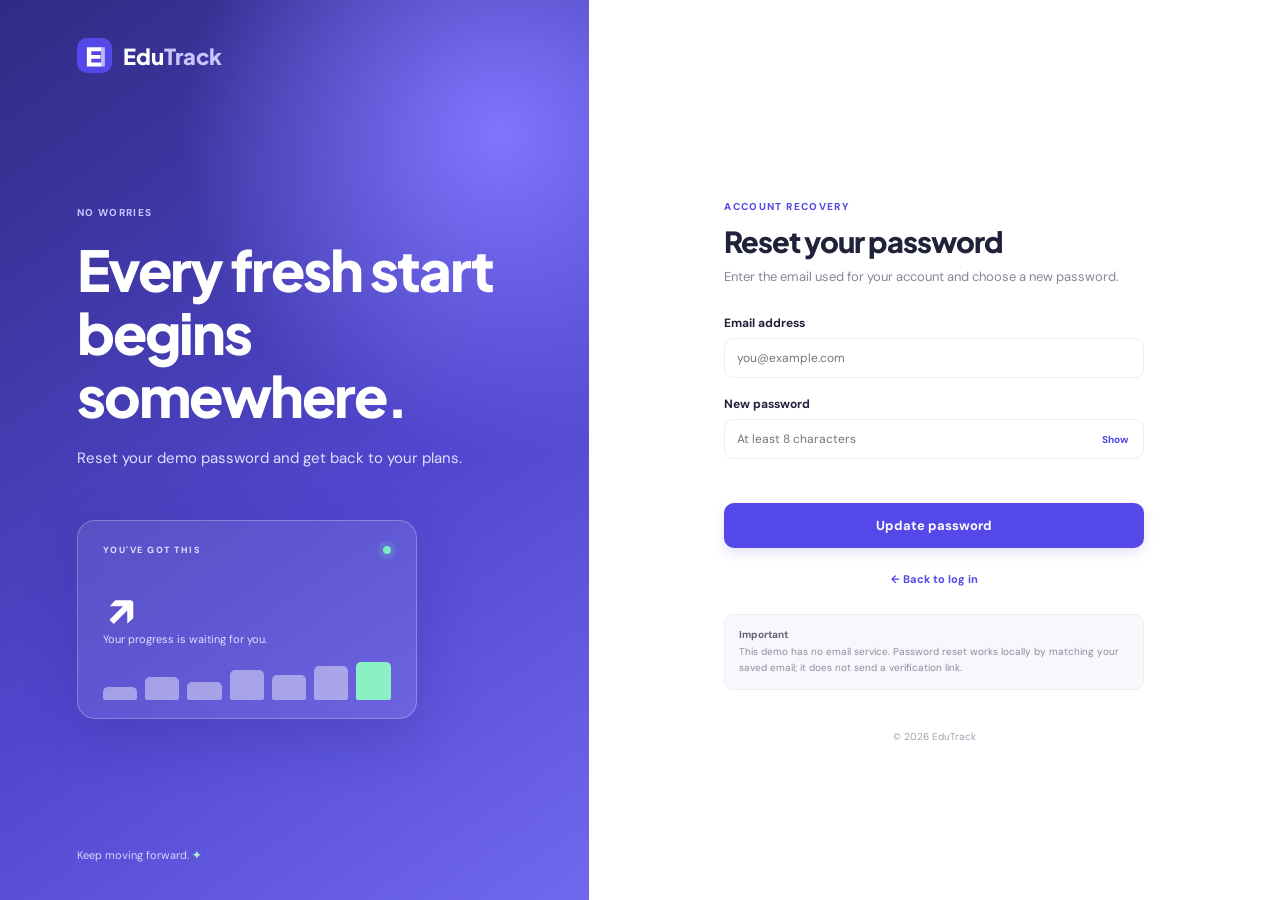
<file: forgot-password.html>
<!doctype html>
<html lang="en"><head><meta charset="utf-8"><meta name="viewport" content="width=device-width,initial-scale=1"><meta name="theme-color" content="#5548e8"><title>Reset password · EduTrack</title><link rel="icon" href="assets/logo.svg" type="image/svg+xml"><link rel="preconnect" href="https://fonts.googleapis.com"><link rel="preconnect" href="https://fonts.gstatic.com" crossorigin><link href="https://fonts.googleapis.com/css2?family=DM+Sans:wght@400;500;600;700;800&family=Plus+Jakarta+Sans:wght@600;700;800&display=swap" rel="stylesheet"><link rel="stylesheet" href="css/style.css"><script src="js/auth.js" defer></script></head>
<body class="auth-page"><main class="auth-layout"><section class="auth-art"><a class="brand auth-brand" href="login.html"><img src="assets/logo.svg" alt=""><span>Edu<span>Track</span></span></a><div class="auth-art-copy"><span class="eyebrow">NO WORRIES</span><h1>Every fresh start begins somewhere.</h1><p>Reset your demo password and get back to your plans.</p><div class="auth-art-card"><div class="art-card-top"><span>YOU'VE GOT THIS</span><span class="art-dot"></span></div><div class="art-number">↗</div><div class="art-caption">Your progress is waiting for you.</div><div class="art-bars"><i></i><i></i><i></i><i></i><i></i><i></i><i></i></div></div></div><div class="auth-art-foot">Keep moving forward. <b>✦</b></div></section><section class="auth-main"><div class="auth-box"><div class="auth-mobile-brand"><img src="assets/logo.svg" alt=""><b>Edu<span>Track</span></b></div><p class="eyebrow">ACCOUNT RECOVERY</p><h2>Reset your password</h2><p class="auth-subtitle">Enter the email used for your account and choose a new password.</p><form id="authForm" data-action="reset" data-submit-label="Update password"><div class="form-field"><label for="email">Email address</label><input class="field" id="email" type="email" autocomplete="email" placeholder="you@example.com" required></div><div class="form-field"><label for="password">New password</label><div class="password-wrap"><input class="field" id="password" type="password" minlength="8" autocomplete="new-password" placeholder="At least 8 characters" required><button type="button" class="password-toggle" data-toggle-password="password">Show</button></div></div><p class="form-message" id="formMessage" role="alert"></p><button class="primary-btn auth-submit" type="submit">Update password</button></form><div class="auth-bottom-link"><a href="login.html">← Back to log in</a></div><div class="auth-note"><b>Important</b><br>This demo has no email service. Password reset works locally by matching your saved email; it does not send a verification link.</div></div><footer class="auth-footer">© <span id="year"></span> EduTrack</footer></section></main><script>document.getElementById('year').textContent=new Date().getFullYear();</script></body></html>
</file>
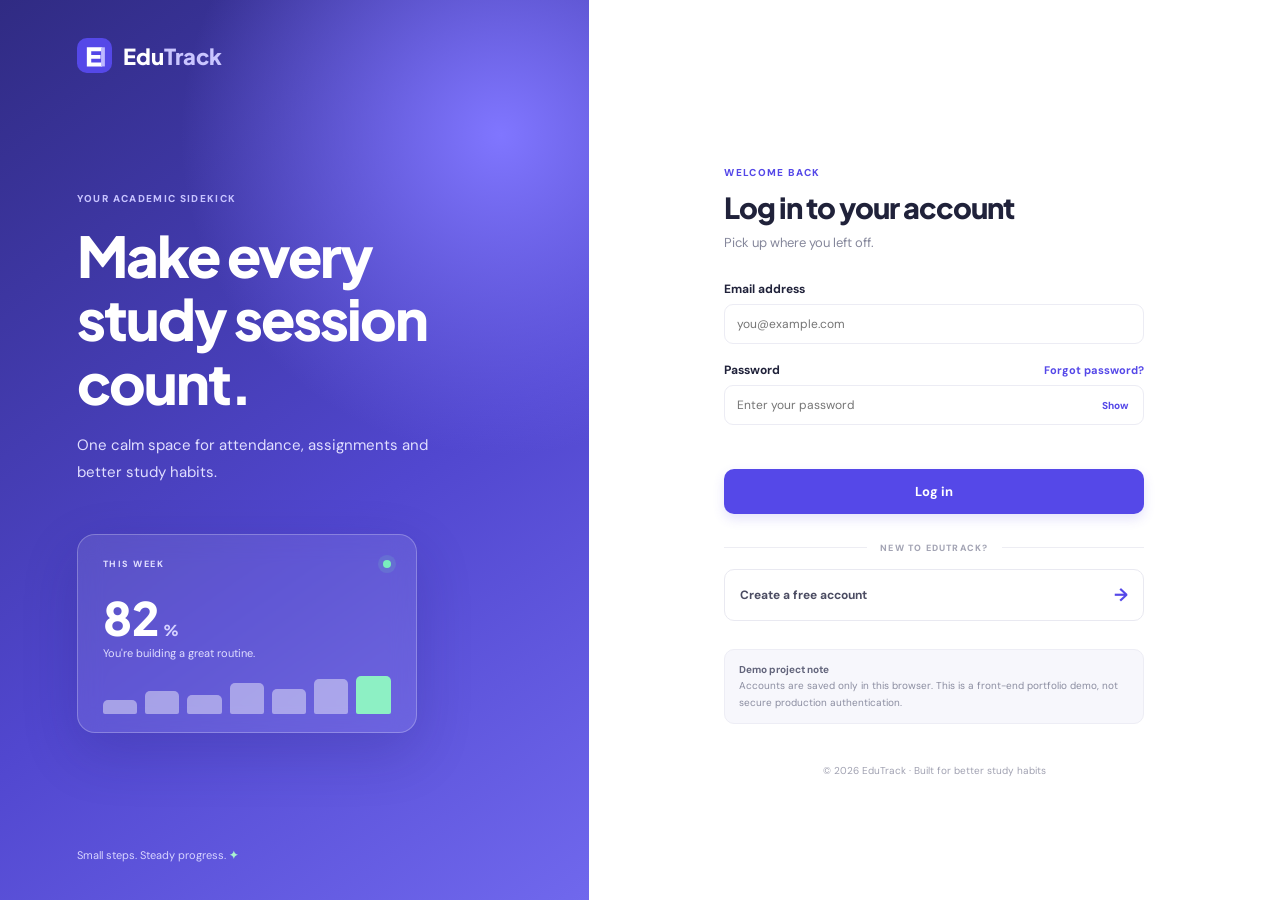
<file: login.html>
<!doctype html>
<html lang="en"><head><meta charset="utf-8"><meta name="viewport" content="width=device-width,initial-scale=1"><meta name="theme-color" content="#5548e8"><meta name="description" content="Log in to your EduTrack student workspace."><title>Log in · EduTrack</title><link rel="icon" href="assets/logo.svg" type="image/svg+xml"><link rel="preconnect" href="https://fonts.googleapis.com"><link rel="preconnect" href="https://fonts.gstatic.com" crossorigin><link href="https://fonts.googleapis.com/css2?family=DM+Sans:wght@400;500;600;700;800&family=Plus+Jakarta+Sans:wght@600;700;800&display=swap" rel="stylesheet"><link rel="stylesheet" href="css/style.css"><script src="js/auth.js" defer></script></head>
<body class="auth-page"><main class="auth-layout"><section class="auth-art"><a class="brand auth-brand" href="index.html"><img src="assets/logo.svg" alt=""><span>Edu<span>Track</span></span></a><div class="auth-art-copy"><span class="eyebrow">YOUR ACADEMIC SIDEKICK</span><h1>Make every study session count.</h1><p>One calm space for attendance, assignments and better study habits.</p><div class="auth-art-card"><div class="art-card-top"><span>THIS WEEK</span><span class="art-dot"></span></div><div class="art-number">82<span>%</span></div><div class="art-caption">You're building a great routine.</div><div class="art-bars"><i></i><i></i><i></i><i></i><i></i><i></i><i></i></div></div></div><div class="auth-art-foot">Small steps. Steady progress. <b>✦</b></div></section><section class="auth-main"><div class="auth-box"><div class="auth-mobile-brand"><img src="assets/logo.svg" alt=""><b>Edu<span>Track</span></b></div><p class="eyebrow">WELCOME BACK</p><h2>Log in to your account</h2><p class="auth-subtitle">Pick up where you left off.</p><form id="authForm" data-action="login" data-submit-label="Log in"><div class="form-field"><label for="email">Email address</label><input class="field" id="email" type="email" autocomplete="email" placeholder="you@example.com" required></div><div class="form-field"><div class="label-row"><label for="password">Password</label><a href="forgot-password.html">Forgot password?</a></div><div class="password-wrap"><input class="field" id="password" type="password" autocomplete="current-password" placeholder="Enter your password" required><button type="button" class="password-toggle" data-toggle-password="password">Show</button></div></div><p class="form-message" id="formMessage" role="alert"></p><button class="primary-btn auth-submit" type="submit">Log in</button></form><div class="auth-divider"><span>NEW TO EDUTRACK?</span></div><a class="secondary-auth" href="signup.html">Create a free account <span>→</span></a><div class="auth-note"><b>Demo project note</b><br>Accounts are saved only in this browser. This is a front-end portfolio demo, not secure production authentication.</div></div><footer class="auth-footer">© <span id="year"></span> EduTrack · Built for better study habits</footer></section></main><script>document.getElementById('year').textContent=new Date().getFullYear();</script></body></html>
</file>
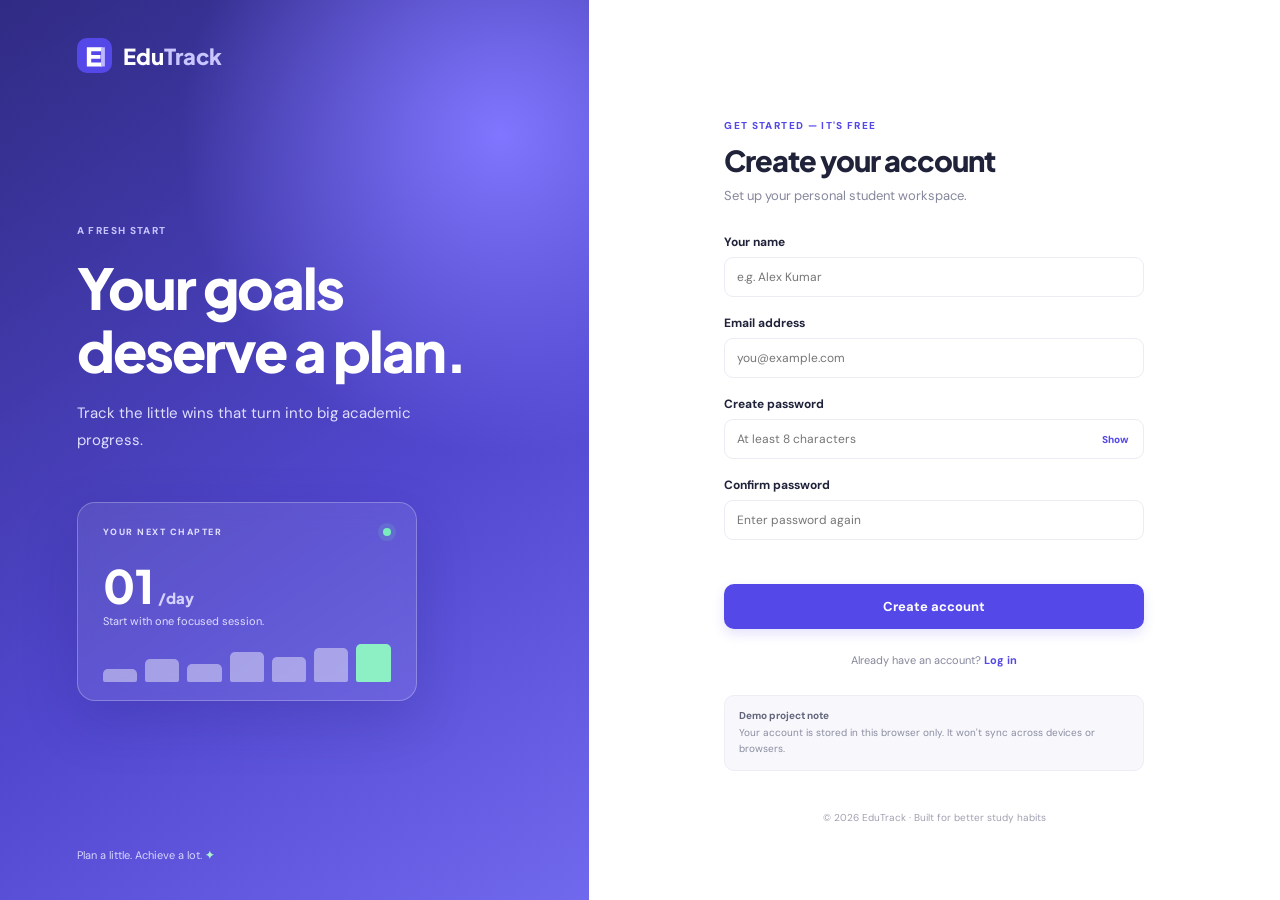
<file: signup.html>
<!doctype html>
<html lang="en"><head><meta charset="utf-8"><meta name="viewport" content="width=device-width,initial-scale=1"><meta name="theme-color" content="#5548e8"><title>Create account · EduTrack</title><link rel="icon" href="assets/logo.svg" type="image/svg+xml"><link rel="preconnect" href="https://fonts.googleapis.com"><link rel="preconnect" href="https://fonts.gstatic.com" crossorigin><link href="https://fonts.googleapis.com/css2?family=DM+Sans:wght@400;500;600;700;800&family=Plus+Jakarta+Sans:wght@600;700;800&display=swap" rel="stylesheet"><link rel="stylesheet" href="css/style.css"><script src="js/auth.js" defer></script></head>
<body class="auth-page"><main class="auth-layout"><section class="auth-art"><a class="brand auth-brand" href="index.html"><img src="assets/logo.svg" alt=""><span>Edu<span>Track</span></span></a><div class="auth-art-copy"><span class="eyebrow">A FRESH START</span><h1>Your goals deserve a plan.</h1><p>Track the little wins that turn into big academic progress.</p><div class="auth-art-card"><div class="art-card-top"><span>YOUR NEXT CHAPTER</span><span class="art-dot"></span></div><div class="art-number">01<span>/day</span></div><div class="art-caption">Start with one focused session.</div><div class="art-bars"><i></i><i></i><i></i><i></i><i></i><i></i><i></i></div></div></div><div class="auth-art-foot">Plan a little. Achieve a lot. <b>✦</b></div></section><section class="auth-main"><div class="auth-box"><div class="auth-mobile-brand"><img src="assets/logo.svg" alt=""><b>Edu<span>Track</span></b></div><p class="eyebrow">GET STARTED — IT'S FREE</p><h2>Create your account</h2><p class="auth-subtitle">Set up your personal student workspace.</p><form id="authForm" data-action="signup" data-submit-label="Create account"><div class="form-field"><label for="name">Your name</label><input class="field" id="name" maxlength="40" autocomplete="name" placeholder="e.g. Alex Kumar" required></div><div class="form-field"><label for="email">Email address</label><input class="field" id="email" type="email" autocomplete="email" placeholder="you@example.com" required></div><div class="form-field"><label for="password">Create password</label><div class="password-wrap"><input class="field" id="password" type="password" autocomplete="new-password" minlength="8" placeholder="At least 8 characters" required><button type="button" class="password-toggle" data-toggle-password="password">Show</button></div></div><div class="form-field"><label for="confirmPassword">Confirm password</label><input class="field" id="confirmPassword" type="password" autocomplete="new-password" placeholder="Enter password again" required></div><p class="form-message" id="formMessage" role="alert"></p><button class="primary-btn auth-submit" type="submit">Create account</button></form><div class="auth-bottom-link">Already have an account? <a href="login.html">Log in</a></div><div class="auth-note"><b>Demo project note</b><br>Your account is stored in this browser only. It won't sync across devices or browsers.</div></div><footer class="auth-footer">© <span id="year"></span> EduTrack · Built for better study habits</footer></section></main><script>document.getElementById('year').textContent=new Date().getFullYear();</script></body></html>
</file>
<file: css/style.css>
:root{--primary:#5548e8;--primary-dark:#4436d3;--ink:#20223a;--muted:#85879b;--line:#ececf4;--surface:#fff;--canvas:#f7f7fc;--green:#17a879;--amber:#e5a23b;--red:#e45c68;--shadow:0 8px 30px rgba(38,35,86,.055)}*{box-sizing:border-box}body{margin:0;background:var(--canvas);color:var(--ink);font-family:'DM Sans',sans-serif;font-size:14px}button,input,select{font:inherit}button{cursor:pointer}.app-shell{min-height:100vh}.sidebar{width:248px;background:#fff;border-right:1px solid var(--line);position:fixed;inset:0 auto 0 0;z-index:20;display:flex;flex-direction:column;padding:30px 18px 18px}.brand{display:flex;align-items:center;gap:11px;text-decoration:none;color:var(--ink);font:800 22px 'Plus Jakarta Sans',sans-serif;padding:0 12px 45px}.brand img{width:35px;height:35px}.brand>span>span{color:var(--primary)}.workspace-label,.eyebrow{font-size:10px;letter-spacing:1.35px;font-weight:800;color:#a0a1b4}.workspace-label{padding:0 14px 13px}.side-nav{display:grid;gap:7px}.nav-item{border:0;background:transparent;color:#77798e;text-align:left;padding:13px 15px;border-radius:12px;font-weight:600;display:flex;align-items:center;gap:14px;transition:.2s}.nav-item span{font-size:19px;width:20px;text-align:center}.nav-item:hover{background:#f7f6ff;color:var(--primary)}.nav-item.active{background:#f0efff;color:var(--primary);font-weight:700}.sidebar-bottom{margin-top:auto}.tip-card{background:linear-gradient(145deg,#f2f0ff,#f8f7ff);padding:18px;border-radius:16px;margin:0 3px 18px}.tip-icon{color:var(--primary);font-size:20px;margin-bottom:8px}.tip-card b{font-size:13px}.tip-card p{font-size:11px;line-height:1.6;color:var(--muted);margin:6px 0 0}.profile-mini{width:100%;border:0;border-top:1px solid var(--line);background:white;padding:17px 5px 0;display:flex;align-items:center;text-align:left;gap:10px}.avatar{width:37px;height:37px;border-radius:12px;background:#eae8ff;color:var(--primary);display:grid;place-items:center;font-weight:800}.profile-mini b,.profile-mini small{display:block}.profile-mini b{font-size:12px}.profile-mini small{color:var(--muted);font-size:10px;margin-top:3px}.dots{margin-left:auto;color:#9b9caf;letter-spacing:2px}.main-area{margin-left:248px;min-height:100vh;display:flex;flex-direction:column}.topbar{height:84px;background:rgba(255,255,255,.9);border-bottom:1px solid var(--line);display:flex;align-items:center;justify-content:space-between;padding:0 4.2%;position:sticky;top:0;z-index:10;backdrop-filter:blur(12px)}.top-title{font:700 17px 'Plus Jakarta Sans',sans-serif;margin-top:3px}.top-actions{display:flex;align-items:center;gap:12px}.date-pill{font-size:11px;color:#7c7e92;background:#f7f7fb;border:1px solid var(--line);border-radius:9px;padding:9px 12px}.icon-button,.mobile-menu{border:1px solid var(--line);background:#fff;color:#777;border-radius:10px;width:36px;height:36px}.mobile-menu{display:none}.content{width:min(1200px,100%);padding:36px 4.2% 55px;margin:0 auto;flex:1}.view{display:none;animation:fade .25s ease}.view.active{display:block}@keyframes fade{from{opacity:.4;transform:translateY(5px)}to{opacity:1;transform:none}}.welcome-row,.page-heading{display:flex;align-items:center;justify-content:space-between;gap:20px;margin-bottom:27px}.welcome-row h1,.page-heading h1{font:800 clamp(24px,3vw,31px) 'Plus Jakarta Sans',sans-serif;letter-spacing:-1.1px;margin:8px 0}.welcome-row p.muted,.page-heading p.muted{margin:0}.wave{font-size:22px;color:#f2aa49}.muted{color:var(--muted);font-size:13px}.primary-btn{border:0;border-radius:10px;background:var(--primary);color:white;padding:11px 17px;font-weight:700;font-size:12px;box-shadow:0 5px 12px rgba(85,72,232,.16);transition:.2s}.primary-btn:hover{background:var(--primary-dark);transform:translateY(-1px)}.quiet-btn{border:1px solid var(--line);border-radius:10px;background:#fff;color:#77798e;padding:10px 15px;font-weight:600;font-size:12px}.stats-grid{display:grid;grid-template-columns:repeat(4,1fr);gap:16px;margin-bottom:22px}.stat-card,.panel{background:var(--surface);border:1px solid var(--line);border-radius:16px;box-shadow:var(--shadow)}.stat-card{padding:19px 20px;position:relative;overflow:hidden;min-height:150px}.stat-top{display:flex;justify-content:space-between;align-items:center;color:#77798e;font-size:11px;font-weight:600}.stat-icon{width:31px;height:31px;display:grid;place-items:center;border-radius:10px;font-size:16px}.purple{background:#f0efff;color:var(--primary)}.green{background:#e8f8f1;color:var(--green)}.amber{background:#fff5e6;color:var(--amber)}.orange{background:#fff0e5;color:#e58a3a}.stat-value{font:800 29px 'Plus Jakarta Sans',sans-serif;margin:13px 0 6px;letter-spacing:-1px}.stat-value small{font:600 12px 'DM Sans';color:var(--muted);letter-spacing:0}.stat-foot{font-size:10px;color:#9698a9;display:flex;align-items:center;gap:6px}.status-dot{width:6px;height:6px;border-radius:50%;background:var(--green)}.mini-track{height:4px;background:#f0eff8;border-radius:8px;margin-top:13px;overflow:hidden}.mini-track i{display:block;height:100%;width:0;background:var(--primary);border-radius:8px;transition:width .3s}.amber-track i{background:var(--amber)}.highlight-stat{background:linear-gradient(140deg,#fffaf3,#fff);border-color:#f6eadd}.streak-spark{position:absolute;right:24px;bottom:10px;font-size:54px;color:#f9e1c5;transform:rotate(15deg)}.two-col{display:grid;grid-template-columns:1fr 1fr;gap:17px}.panel{padding:22px;margin-bottom:18px;min-width:0}.panel-heading{display:flex;justify-content:space-between;align-items:center;gap:15px;margin-bottom:18px}.panel-heading h2,.focus-copy h2{font:700 15px 'Plus Jakarta Sans',sans-serif;margin:0}.panel-heading p{color:#a0a1b1;font-size:11px;margin:5px 0 0}.text-btn{border:0;background:transparent;color:var(--primary);font-weight:700;font-size:11px}.subject-overview{display:grid;gap:15px}.subject-line{display:grid;grid-template-columns:1fr auto;gap:8px;align-items:center}.subject-line b{font-size:12px}.subject-line small{color:var(--muted);font-size:10px}.subject-track{grid-column:1/-1;height:6px;background:#f0f0f6;border-radius:8px;overflow:hidden}.subject-track i{height:100%;display:block;border-radius:8px;background:var(--primary)}.upcoming-list{display:grid;gap:12px}.upcoming-item{display:flex;align-items:center;gap:11px}.task-check{width:19px;height:19px;border:1.5px solid #d8d8e5;border-radius:6px;background:#fff;color:var(--green);display:grid;place-items:center;flex-shrink:0}.upcoming-item b{font-size:11px;display:block}.upcoming-item small{font-size:10px;color:var(--muted)}.empty-state{color:#a0a1b1;text-align:center;padding:25px 10px;font-size:12px}.focus-panel{display:flex;justify-content:space-between;align-items:center;padding:25px 30px;background:linear-gradient(110deg,#f0efff,#faf9ff);border-color:#eeedff}.focus-copy{max-width:500px}.focus-copy h2{font-size:18px;margin:9px 0}.focus-copy p{font-size:12px;line-height:1.7;color:#85869a;margin:0}.focus-widget{display:flex;align-items:center;gap:20px}.timer-ring{width:94px;height:94px;border:5px solid #dcd9ff;border-radius:50%;display:flex;flex-direction:column;align-items:center;justify-content:center;background:#fff}.timer-ring strong{font:800 21px 'Plus Jakarta Sans'}.timer-ring small{font-size:8px;letter-spacing:1px;color:#a0a1b1}.timer-controls{display:grid;gap:7px}.timer-controls .primary-btn{white-space:nowrap}.page-heading{margin-bottom:24px}.notice{display:flex;gap:15px;align-items:center;background:#f0efff;border:1px solid #e7e5ff;border-radius:12px;padding:13px 16px;margin-bottom:20px;color:#76758e;font-size:11px}.notice b{color:var(--primary);white-space:nowrap}.attendance-summary,.report-stats{display:grid;grid-template-columns:repeat(3,1fr);gap:14px;margin-bottom:20px}.summary-box{background:#fff;border:1px solid var(--line);border-radius:13px;padding:15px 18px}.summary-box small{display:block;color:var(--muted);font-size:10px}.summary-box b{display:block;font:800 21px 'Plus Jakarta Sans';margin-top:5px}.subject-grid{display:grid;grid-template-columns:repeat(2,1fr);gap:15px}.subject-card{background:#fff;border:1px solid var(--line);border-radius:15px;padding:19px;box-shadow:var(--shadow)}.subject-card-head{display:flex;justify-content:space-between;gap:12px}.subject-card h3{font:700 14px 'Plus Jakarta Sans';margin:0 0 5px}.subject-card p{color:var(--muted);font-size:10px;margin:0}.percent-ring{width:58px;height:58px;border-radius:50%;display:grid;place-items:center;flex-shrink:0;font-weight:800;font-size:12px;background:conic-gradient(var(--ring-color,var(--primary)) calc(var(--percent)*1%),#efeff5 0);position:relative}.percent-ring:after{content:'';position:absolute;inset:5px;background:#fff;border-radius:50%}.percent-ring span{position:relative;z-index:1}.subject-meta{display:flex;gap:14px;color:#8d8fa0;font-size:10px;margin:13px 0}.subject-actions{display:flex;gap:8px;align-items:center;flex-wrap:wrap}.mark-btn{border:1px solid var(--line);background:#fff;border-radius:8px;padding:7px 10px;font-size:10px;font-weight:700;color:#77798e}.mark-btn.present{color:var(--green)}.mark-btn.absent{color:var(--red)}.mark-btn.cancel{color:#888}.mark-btn:hover{background:#f8f8fc}.small-action{border:0;background:transparent;color:#999;font-size:10px;margin-left:auto}.attendance-log{margin-top:13px;padding-top:12px;border-top:1px solid #f0f0f5;display:flex;gap:5px;flex-wrap:wrap}.log-chip{font-size:9px;padding:4px 7px;border-radius:6px;background:#f2f8f5;color:var(--green)}.log-chip.absent{background:#fff0f1;color:var(--red)}.log-chip.cancelled{background:#f1f1f5;color:#8d8d99}.empty-large{grid-column:1/-1;text-align:center;padding:55px 15px;background:#fff;border:1px dashed #dcdbea;border-radius:16px}.empty-large>div{font-size:31px;color:var(--primary);background:#f0efff;width:58px;height:58px;display:grid;place-items:center;border-radius:17px;margin:0 auto 15px}.empty-large h3{font:700 16px 'Plus Jakarta Sans';margin:0 0 7px}.empty-large p{font-size:12px;color:var(--muted);margin:0 0 17px}.planner-toolbar{display:flex;align-items:center;justify-content:space-between;margin-bottom:18px;gap:15px}.filter-tabs{display:flex;gap:5px;background:#eeedf5;padding:4px;border-radius:10px}.filter-tab{border:0;background:transparent;color:#85869a;padding:8px 13px;border-radius:8px;font-size:11px;font-weight:700}.filter-tab.active{background:#fff;color:var(--primary);box-shadow:0 2px 6px #24214a0d}.search-input{border:1px solid var(--line);background:#fff;border-radius:9px;padding:10px 13px;min-width:210px;font-size:11px;outline:none}.search-input:focus,.field:focus{border-color:#aaa3ff;box-shadow:0 0 0 3px #5548e817}.task-list{display:grid;gap:10px}.task-row{display:flex;align-items:center;gap:13px;background:#fff;border:1px solid var(--line);border-radius:13px;padding:15px 17px}.task-row.done .task-title{text-decoration:line-through;color:#a3a4b1}.task-row.done{opacity:.75}.task-title{font-weight:700;font-size:12px}.task-details{display:flex;gap:10px;align-items:center;margin-top:5px;color:#a0a1b1;font-size:10px;flex-wrap:wrap}.priority{font-size:9px;font-weight:800;text-transform:uppercase;padding:4px 7px;border-radius:5px}.priority.high{background:#fff0f1;color:var(--red)}.priority.medium{background:#fff7e9;color:#ce9231}.priority.low{background:#eaf8f2;color:var(--green)}.task-row .task-spacer{flex:1}.task-delete{border:0;background:transparent;color:#b2b2bf;font-size:17px}.report-stats{grid-template-columns:repeat(3,1fr)}.chart-wrap{height:230px;position:relative}.chart-wrap canvas{max-height:230px}.table-wrap{overflow:auto}table{width:100%;border-collapse:collapse;min-width:560px}th{text-align:left;color:#a0a1b1;font-size:9px;letter-spacing:.8px;text-transform:uppercase;padding:12px;border-bottom:1px solid var(--line)}td{padding:13px 12px;border-bottom:1px solid #f2f2f7;font-size:11px;color:#77798e}td:first-child{font-weight:700;color:var(--ink)}.badge-status{font-size:9px;padding:5px 8px;border-radius:20px;background:#eaf8f2;color:var(--green);font-weight:800}.badge-status.warn{background:#fff5e6;color:#c58a2d}.badge-status.low{background:#fff0f1;color:var(--red)}.empty-cell{text-align:center;color:#a0a1b1}.footer{padding:16px 4.2%;border-top:1px solid var(--line);display:flex;justify-content:space-between;color:#a0a1b1;font-size:10px}.footer b{color:var(--primary)}.modal-backdrop{position:fixed;inset:0;background:rgba(26,25,49,.35);backdrop-filter:blur(4px);display:none;align-items:center;justify-content:center;padding:20px;z-index:50}.modal-backdrop.open{display:flex}.modal-card{width:min(440px,100%);background:#fff;border-radius:18px;padding:24px;box-shadow:0 25px 70px #17152d30;animation:fade .2s}.modal-head{display:flex;justify-content:space-between;align-items:flex-start;margin-bottom:22px}.modal-head h2{font:800 20px 'Plus Jakarta Sans';margin:5px 0}.close-btn{border:0;background:#f5f5fa;border-radius:9px;width:32px;height:32px;font-size:21px;color:#888}.form-field{margin-bottom:15px}.form-field label{display:block;font-size:11px;font-weight:700;margin-bottom:7px}.field{width:100%;padding:11px 12px;border:1px solid var(--line);border-radius:9px;outline:none;font-size:12px;background:#fff}.modal-actions{display:flex;justify-content:flex-end;gap:8px;margin-top:22px}.toast{position:fixed;bottom:22px;right:22px;background:#24243a;color:#fff;border-radius:10px;padding:12px 17px;font-size:12px;box-shadow:var(--shadow);opacity:0;transform:translateY(8px);transition:.25s;z-index:80;pointer-events:none}.toast.show{opacity:1;transform:none}.profile-pop{display:none;position:fixed;left:18px;bottom:80px;width:215px;background:#fff;border:1px solid var(--line);box-shadow:var(--shadow);border-radius:13px;padding:15px;z-index:30}.profile-pop.open{display:grid;gap:9px}.profile-pop label{font-size:11px;font-weight:700}.profile-pop input{border:1px solid var(--line);border-radius:8px;padding:9px;font-size:11px}.danger-link{border:0;background:transparent;color:var(--red);font-size:10px;text-align:left;padding:7px 0}.mobile-menu{font-size:17px}@media(max-width:1050px){.stats-grid{grid-template-columns:repeat(2,1fr)}.content{padding-left:3%;padding-right:3%}.topbar{padding:0 3%}}@media(max-width:760px){.sidebar{transform:translateX(-100%);transition:transform .25s;box-shadow:10px 0 30px #16152b10}.sidebar.open{transform:translateX(0)}.main-area{margin-left:0}.mobile-menu{display:block;margin-right:12px;flex-shrink:0}.topbar{height:72px;justify-content:flex-start}.topbar>div:nth-child(2){flex:1}.top-actions{margin-left:auto}.date-pill{display:none}.content{padding:25px 18px 40px}.welcome-row,.page-heading{align-items:flex-start}.welcome-row{flex-direction:column}.welcome-row .primary-btn{align-self:flex-start}.welcome-row h1,.page-heading h1{font-size:25px}.two-col,.subject-grid{grid-template-columns:1fr}.focus-panel{align-items:flex-start;flex-direction:column;gap:22px}.focus-widget{width:100%;justify-content:space-between}.footer{padding:15px 18px}.attendance-summary{grid-template-columns:repeat(3,1fr);gap:7px}.summary-box{padding:11px}.summary-box b{font-size:17px}.notice{align-items:flex-start;flex-direction:column;gap:5px}.planner-toolbar{align-items:flex-start;flex-direction:column}.search-input{width:100%}.task-row{padding:13px}.report-stats{gap:7px}.report-stats .summary-box{padding:10px}}@media(max-width:420px){.stats-grid{gap:9px}.stat-card{padding:14px;min-height:140px}.stat-value{font-size:25px}.stat-top{font-size:10px}.stat-foot{font-size:9px}.attendance-summary{grid-template-columns:1fr}.top-title{font-size:15px}.content{padding-left:14px;padding-right:14px}.focus-panel{padding:20px}.timer-ring{width:82px;height:82px}.filter-tab{padding:8px 9px;font-size:10px}}@media print{.sidebar,.topbar,.footer,.page-heading button,.nav-item,.no-print{display:none!important}.main-area{margin:0}.content{width:100%;padding:0}.view{display:none!important}#view-reports{display:block!important}.panel,.summary-box{box-shadow:none;break-inside:avoid}.report-grid{grid-template-columns:1fr 1fr}body{background:#fff}}

body.dark{--ink:#ececff;--muted:#a2a3b8;--line:#34344a;--surface:#25253a;--canvas:#1b1b2b;background:var(--canvas);color:var(--ink)}body.dark .sidebar,body.dark .topbar,body.dark .profile-mini,body.dark .quiet-btn,body.dark .icon-button,body.dark .subject-card,body.dark .stat-card,body.dark .panel,body.dark .task-row,body.dark .summary-box,body.dark .modal-card,body.dark .profile-pop{background:#25253a;color:var(--ink);border-color:#38384e}body.dark .brand,body.dark .task-title,body.dark td:first-child{color:var(--ink)}body.dark .nav-item.active{background:#343052}body.dark .tip-card,body.dark .focus-panel{background:#302d4b}body.dark .date-pill,body.dark .search-input,body.dark .field,body.dark .filter-tabs{background:#303047;color:var(--ink);border-color:#41415a}body.dark .percent-ring:after{background:#25253a}body.dark .timer-ring{background:#25253a}body.dark .task-check{background:#25253a;border-color:#55556b}body.dark .modal-backdrop{background:#090914aa}body.dark th,body.dark td{border-color:#38384e}body.dark .empty-large{background:#25253a;border-color:#494963}

/* Authentication pages */
.auth-page{min-height:100vh;background:#fff}.auth-layout{min-height:100vh;display:grid;grid-template-columns:minmax(360px,.92fr) 1.08fr}.auth-art{position:relative;overflow:hidden;padding:38px clamp(28px,6vw,88px);background:radial-gradient(circle at 85% 15%,#8076ff 0,transparent 35%),linear-gradient(145deg,#302b83,#5147cf 58%,#7068ed);color:#fff;display:flex;flex-direction:column}.auth-brand{color:#fff;padding:0}.auth-brand>span>span{color:#c9c5ff}.auth-art-copy{margin:auto 0;max-width:480px;padding:70px 0}.auth-art-copy .eyebrow{color:#c7c3ff}.auth-art-copy h1{font:800 clamp(34px,4.4vw,57px)/1.12 'Plus Jakarta Sans',sans-serif;letter-spacing:-2px;margin:18px 0}.auth-art-copy>p{font-size:15px;line-height:1.8;color:#e0deff;max-width:390px}.auth-art-card{margin-top:48px;width:min(340px,100%);padding:23px 25px 18px;border:1px solid #ffffff40;background:#ffffff16;border-radius:18px;backdrop-filter:blur(12px);box-shadow:0 20px 55px #201a6733}.art-card-top{display:flex;justify-content:space-between;align-items:center;font-size:9px;letter-spacing:1.5px;color:#e0deff;font-weight:800}.art-dot{width:8px;height:8px;border-radius:50%;background:#79edbd;box-shadow:0 0 0 5px #79edbd22}.art-number{font:800 46px 'Plus Jakarta Sans';margin-top:18px}.art-number span{font-size:15px;margin-left:4px;color:#d6d2ff}.art-caption{font-size:11px;color:#e0deff}.art-bars{height:38px;display:flex;align-items:end;gap:8px;margin-top:16px}.art-bars i{display:block;flex:1;border-radius:5px 5px 2px 2px;background:#ffffff70}.art-bars i:nth-child(1){height:35%}.art-bars i:nth-child(2){height:60%}.art-bars i:nth-child(3){height:48%}.art-bars i:nth-child(4){height:80%}.art-bars i:nth-child(5){height:65%}.art-bars i:nth-child(6){height:90%}.art-bars i:nth-child(7){height:100%;background:#8df0c4}.auth-art-foot{font-size:11px;color:#d8d5ff}.auth-art-foot b{color:#a9f3d0}.auth-main{display:flex;flex-direction:column;justify-content:center;align-items:center;padding:55px 28px 22px}.auth-box{width:min(420px,100%)}.auth-box .eyebrow{color:var(--primary)}.auth-box h2{font:800 29px 'Plus Jakarta Sans';letter-spacing:-1px;margin:9px 0}.auth-subtitle{font-size:13px;color:#85879b;margin:0 0 30px}.auth-box .form-field{margin-bottom:18px}.auth-box .form-field label{font-size:12px}.label-row{display:flex;justify-content:space-between;align-items:center;margin-bottom:7px}.label-row label{margin:0}.label-row a,.auth-bottom-link a{font-size:11px;color:var(--primary);font-weight:700;text-decoration:none}.password-wrap{position:relative}.password-wrap .field{padding-right:65px}.password-toggle{position:absolute;right:10px;top:50%;transform:translateY(-50%);border:0;background:transparent;color:var(--primary);font-size:10px;font-weight:800}.auth-submit{width:100%;padding:14px;margin-top:5px;font-size:13px}.auth-submit:disabled{opacity:.65;cursor:wait}.form-message{min-height:16px;font-size:11px;margin:0 0 5px;color:#d34c5a}.form-message.success{color:#13885f}.auth-divider{display:flex;align-items:center;gap:13px;margin:28px 0 15px;color:#a3a4b4;font-size:9px;font-weight:800;letter-spacing:1.2px}.auth-divider:before,.auth-divider:after{content:'';height:1px;background:#ededf3;flex:1}.secondary-auth{display:flex;justify-content:space-between;align-items:center;text-decoration:none;color:#4b4c62;border:1px solid #e9e9f1;border-radius:10px;padding:13px 15px;font-size:12px;font-weight:700}.secondary-auth span{color:var(--primary);font-size:18px}.auth-bottom-link{text-align:center;margin:24px 0 18px;color:#85879b;font-size:11px}.auth-note{margin-top:28px;background:#f7f7fc;border:1px solid #ededf5;border-radius:10px;padding:12px 14px;color:#8b8da0;font-size:10px;line-height:1.65}.auth-note b{color:#62647b}.auth-footer{margin-top:40px;text-align:center;color:#a0a1b1;font-size:10px}.auth-mobile-brand{display:none}
@media(max-width:800px){.auth-layout{grid-template-columns:1fr}.auth-art{display:none}.auth-main{min-height:100vh;padding:32px 22px}.auth-mobile-brand{display:flex;align-items:center;gap:9px;margin-bottom:45px;font:800 20px 'Plus Jakarta Sans'}.auth-mobile-brand img{width:32px;height:32px}.auth-mobile-brand span{color:var(--primary)}.auth-box h2{font-size:26px}.auth-footer{margin-top:30px}}
@media(max-width:420px){.auth-main{padding:24px 19px}.auth-mobile-brand{margin-bottom:35px}}
</file>
